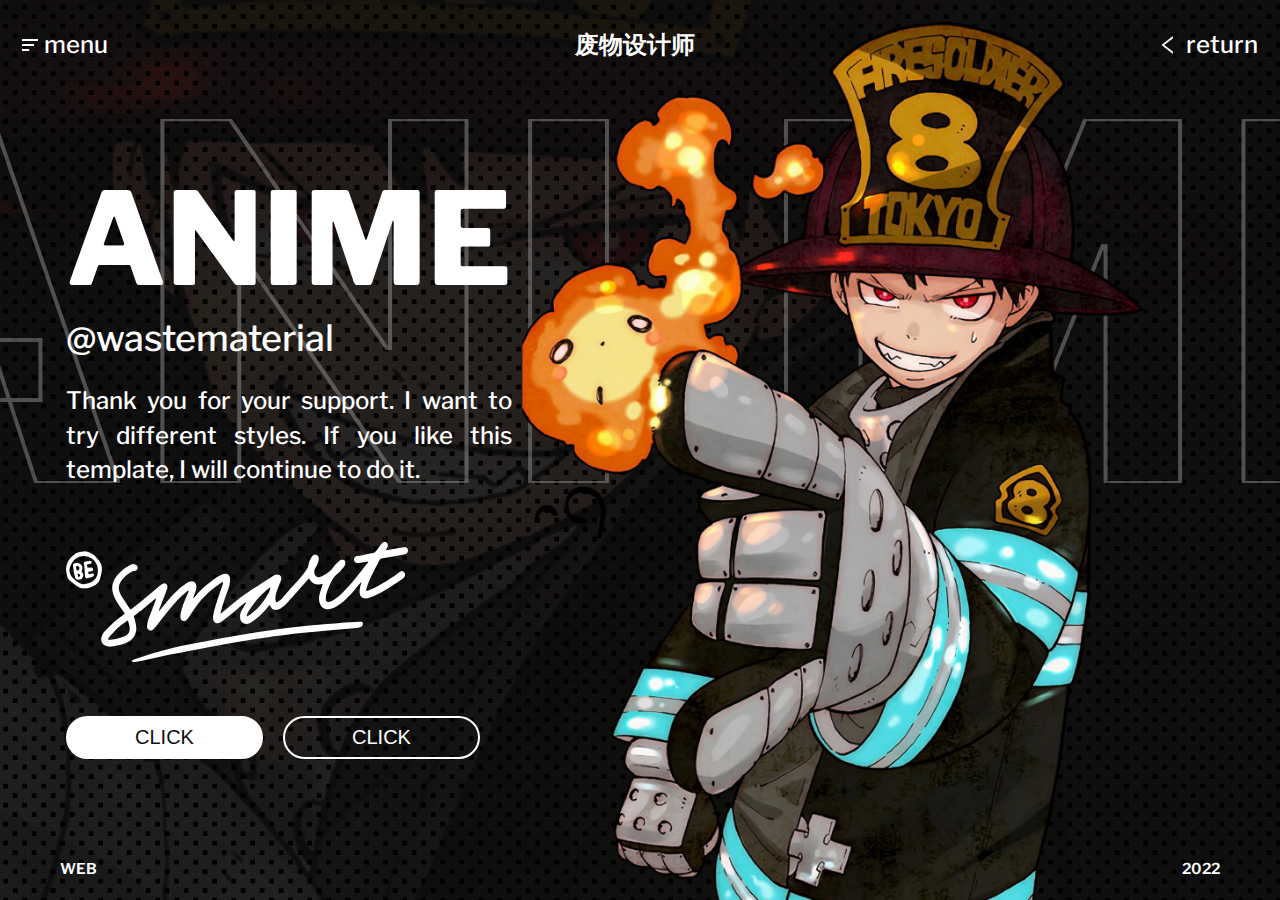
<file: 01/index.html>
<!DOCTYPE html>
<html lang="en">
  <head>
    <meta charset="UTF-8" />
    <meta http-equiv="X-UA-Compatible" content="IE=edge" />
    <meta name="viewport" content="width=device-width, initial-scale=1.0" />
    <title>Prática 1 em pair - Layout de anime (fire force)</title>
    <link rel="preconnect" href="https://fonts.googleapis.com" />
    <link rel="preconnect" href="https://fonts.gstatic.com" crossorigin />
    <link
      href="https://fonts.googleapis.com/css2?family=Inter:wght@500;700;800&family=Libre+Franklin:wght@300;400;500;600;700;800&display=swap"
      rel="stylesheet"
    />
    <link rel="stylesheet" href="./styles.css" />
  </head>
  <body>
    <div class="layout-layer-dots"></div>
    <div class="layout">
      <span class="layout-layer-text"
        ><svg
          width="1440"
          height="364"
          viewBox="0 0 1440 364"
          fill="none"
          xmlns="http://www.w3.org/2000/svg"
        >
          <path
            opacity="0.5"
            d="M-148.948 364V366H-147.495L-147.046 364.619L-148.948 364ZM-231.334 364L-233.225 363.347L-234.14 366H-231.334V364ZM-105.801 0.363626V-1.63637H-107.227L-107.692 -0.28901L-105.801 0.363626ZM-6.72478 0.363626L-4.83398 -0.288185L-5.29873 -1.63637H-6.72478V0.363626ZM118.63 364V366H121.435L120.521 363.348L118.63 364ZM36.244 364L34.3417 364.618L34.7906 366H36.244V364ZM-54.8427 83.4602L-52.9404 82.8426L-53.3893 81.4602H-54.8427V83.4602ZM-57.6836 83.4602V81.4602H-59.1361L-59.5855 82.8415L-57.6836 83.4602ZM-154.097 221.067V219.067H-156.097V221.067H-154.097ZM40.5053 221.067H42.5053V219.067H40.5053V221.067ZM40.5053 281.081V283.081H42.5053V281.081H40.5053ZM-154.097 281.081H-156.097V283.081H-154.097V281.081ZM-148.948 362H-231.334V366H-148.948V362ZM-229.444 364.653L-103.911 1.01626L-107.692 -0.28901L-233.225 363.347L-229.444 364.653ZM-105.801 2.36363H-6.72478V-1.63637H-105.801V2.36363ZM-8.61559 1.01544L116.74 364.652L120.521 363.348L-4.83398 -0.288185L-8.61559 1.01544ZM118.63 362H36.244V366H118.63V362ZM38.1462 363.382L-52.9404 82.8426L-56.7449 84.0778L34.3417 364.618L38.1462 363.382ZM-54.8427 81.4602H-57.6836V85.4602H-54.8427V81.4602ZM-59.5855 82.8415L-150.85 363.381L-147.046 364.619L-55.7817 84.0789L-59.5855 82.8415ZM-154.097 223.067H40.5053V219.067H-154.097V223.067ZM38.5053 221.067V281.081H42.5053V221.067H38.5053ZM40.5053 279.081H-154.097V283.081H40.5053V279.081ZM-152.097 281.081V221.067H-156.097V281.081H-152.097ZM466.553 0.363626H468.553V-1.63637H466.553V0.363626ZM466.553 364V366H468.553V364H466.553ZM400.147 364L398.501 365.137L399.098 366H400.147V364ZM241.944 135.129L243.589 133.992L242.992 133.129H241.944V135.129ZM239.28 135.129V133.129H237.28V135.129H239.28ZM239.28 364V366H241.28V364H239.28ZM162.398 364H160.398V366H162.398V364ZM162.398 0.363626V-1.63637H160.398V0.363626H162.398ZM229.87 0.363626L231.519 -0.768128L230.923 -1.63637H229.87V0.363626ZM386.83 229.057L385.181 230.189L385.777 231.057H386.83V229.057ZM390.026 229.057V231.057H392.026V229.057H390.026ZM390.026 0.363626V-1.63637H388.026V0.363626H390.026ZM464.553 0.363626V364H468.553V0.363626H464.553ZM466.553 362H400.147V366H466.553V362ZM401.792 362.863L243.589 133.992L240.298 136.266L398.501 365.137L401.792 362.863ZM241.944 133.129H239.28V137.129H241.944V133.129ZM237.28 135.129V364H241.28V135.129H237.28ZM239.28 362H162.398V366H239.28V362ZM164.398 364V0.363626H160.398V364H164.398ZM162.398 2.36363H229.87V-1.63637H162.398V2.36363ZM228.221 1.49538L385.181 230.189L388.479 227.925L231.519 -0.768128L228.221 1.49538ZM386.83 231.057H390.026V227.057H386.83V231.057ZM392.026 229.057V0.363626H388.026V229.057H392.026ZM390.026 2.36363H466.553V-1.63637H390.026V2.36363ZM606.956 0.363626H608.956V-1.63637H606.956V0.363626ZM606.956 364V366H608.956V364H606.956ZM530.074 364H528.074V366H530.074V364ZM530.074 0.363626V-1.63637H528.074V0.363626H530.074ZM604.956 0.363626V364H608.956V0.363626H604.956ZM606.956 362H530.074V366H606.956V362ZM532.074 364V0.363626H528.074V364H532.074ZM530.074 2.36363H606.956V-1.63637H530.074V2.36363ZM785.933 0.363626V-1.63637H783.933V0.363626H785.933ZM880.749 0.363626L882.599 -0.394897L882.09 -1.63637H880.749V0.363626ZM980.891 244.682L979.04 245.44L979.549 246.682H980.891V244.682ZM985.152 244.682V246.682H986.494L987.003 245.44L985.152 244.682ZM1085.29 0.363626V-1.63637H1083.95L1083.44 -0.394897L1085.29 0.363626ZM1180.11 0.363626H1182.11V-1.63637H1180.11V0.363626ZM1180.11 364V366H1182.11V364H1180.11ZM1105.54 364H1103.54V366H1105.54V364ZM1105.54 127.317H1107.54V125.317H1105.54V127.317ZM1102.52 127.317V125.317H1101.16L1100.66 126.573L1102.52 127.317ZM1008.41 362.224V364.224H1009.77L1010.27 362.968L1008.41 362.224ZM957.631 362.224L955.773 362.966L956.275 364.224H957.631V362.224ZM863.526 126.429L865.383 125.688L864.881 124.429H863.526V126.429ZM860.507 126.429V124.429H858.507V126.429H860.507ZM860.507 364V366H862.507V364H860.507ZM785.933 364H783.933V366H785.933V364ZM785.933 2.36363H880.749V-1.63637H785.933V2.36363ZM878.898 1.12215L979.04 245.44L982.741 243.923L882.599 -0.394897L878.898 1.12215ZM980.891 246.682H985.152V242.682H980.891V246.682ZM987.003 245.44L1087.14 1.12215L1083.44 -0.394897L983.301 243.923L987.003 245.44ZM1085.29 2.36363H1180.11V-1.63637H1085.29V2.36363ZM1178.11 0.363626V364H1182.11V0.363626H1178.11ZM1180.11 362H1105.54V366H1180.11V362ZM1107.54 364V127.317H1103.54V364H1107.54ZM1105.54 125.317H1102.52V129.317H1105.54V125.317ZM1100.66 126.573L1006.56 361.481L1010.27 362.968L1104.37 128.06L1100.66 126.573ZM1008.41 360.224H957.631V364.224H1008.41V360.224ZM959.488 361.483L865.383 125.688L861.668 127.17L955.773 362.966L959.488 361.483ZM863.526 124.429H860.507V128.429H863.526V124.429ZM858.507 126.429V364H862.507V126.429H858.507ZM860.507 362H785.933V366H860.507V362ZM787.933 364V0.363626H783.933V364H787.933ZM1243.45 364H1241.45V366H1243.45V364ZM1243.45 0.363626V-1.63637H1241.45V0.363626H1243.45ZM1488.48 0.363626H1490.48V-1.63637H1488.48V0.363626ZM1488.48 63.7514V65.7514H1490.48V63.7514H1488.48ZM1320.33 63.7514V61.7514H1318.33V63.7514H1320.33ZM1320.33 150.399H1318.33V152.399H1320.33V150.399ZM1475.87 150.399H1477.87V148.399H1475.87V150.399ZM1475.87 213.787V215.787H1477.87V213.787H1475.87ZM1320.33 213.787V211.787H1318.33V213.787H1320.33ZM1320.33 300.612H1318.33V302.612H1320.33V300.612ZM1489.19 300.612H1491.19V298.612H1489.19V300.612ZM1489.19 364V366H1491.19V364H1489.19ZM1245.45 364V0.363626H1241.45V364H1245.45ZM1243.45 2.36363H1488.48V-1.63637H1243.45V2.36363ZM1486.48 0.363626V63.7514H1490.48V0.363626H1486.48ZM1488.48 61.7514H1320.33V65.7514H1488.48V61.7514ZM1318.33 63.7514V150.399H1322.33V63.7514H1318.33ZM1320.33 152.399H1475.87V148.399H1320.33V152.399ZM1473.87 150.399V213.787H1477.87V150.399H1473.87ZM1475.87 211.787H1320.33V215.787H1475.87V211.787ZM1318.33 213.787V300.612H1322.33V213.787H1318.33ZM1320.33 302.612H1489.19V298.612H1320.33V302.612ZM1487.19 300.612V364H1491.19V300.612H1487.19ZM1489.19 362H1243.45V366H1489.19V362Z"
            fill="#929292"
          />
        </svg>
      </span>
      <header class="columns-flex-between header">
        <a class="header-column" href="#">
          <svg
            width="16"
            height="12"
            viewBox="0 0 16 12"
            fill="none"
            xmlns="http://www.w3.org/2000/svg"
          >
            <path
              d="M0 5H12V7H0V5ZM0 0H16V2H0V0ZM0 12H7.235V10H0V12Z"
              fill="white"
            />
          </svg>
          <span>menu</span>
        </a>
        <div class="header-column">
          <span class="font-b">废物设计师</span>
        </div>
        <a class="header-column" href="#">
          <svg
            width="24"
            height="24"
            viewBox="0 0 24 24"
            fill="none"
            xmlns="http://www.w3.org/2000/svg"
          >
            <path
              d="M6.0539 11.4094L16.6195 3.15703C16.6471 3.1353 16.6803 3.12179 16.7153 3.11806C16.7502 3.11433 16.7855 3.12053 16.8171 3.13595C16.8486 3.15137 16.8752 3.17538 16.8938 3.20523C16.9123 3.23508 16.922 3.26955 16.9219 3.30469V5.11641C16.9219 5.23125 16.868 5.34141 16.7789 5.41172L8.3414 12L16.7789 18.5883C16.8703 18.6586 16.9219 18.7688 16.9219 18.8836V20.6953C16.9219 20.8523 16.7414 20.9391 16.6195 20.843L6.0539 12.5906C5.9641 12.5206 5.89146 12.431 5.84149 12.3286C5.79153 12.2263 5.76555 12.1139 5.76555 12C5.76555 11.8861 5.79153 11.7737 5.84149 11.6714C5.89146 11.569 5.9641 11.4794 6.0539 11.4094Z"
              fill="white"
            />
          </svg>
          <span>return</span>
        </a>
      </header>
      <main class="main">
        <div class="column-content">
          <h1>Anime</h1>
          <h2>@wastematerial</h2>
          <p class="font-large">
            Thank you for your support. I want to try different styles. If you
            like this template, I will continue to do it.
          </p>
          <img src="./images/be-smart.png" alt="be smart" />
          <div class="button-group">
            <button class="button-filled" type="button">click</button
            ><button type="button">click</button>
          </div>
        </div>
        <div class="column-hero">
          <img class="hero" src="./images/shinra.png" alt="Shinra" />
        </div>
      </main>
      <footer class="columns-flex-between footer">
        <div class="footer-column">
          <span>WEB</span>
        </div>
        <div class="footer-column">
          <span>2022</span>
        </div>
      </footer>
    </div>
  </body>
</html>
</file>
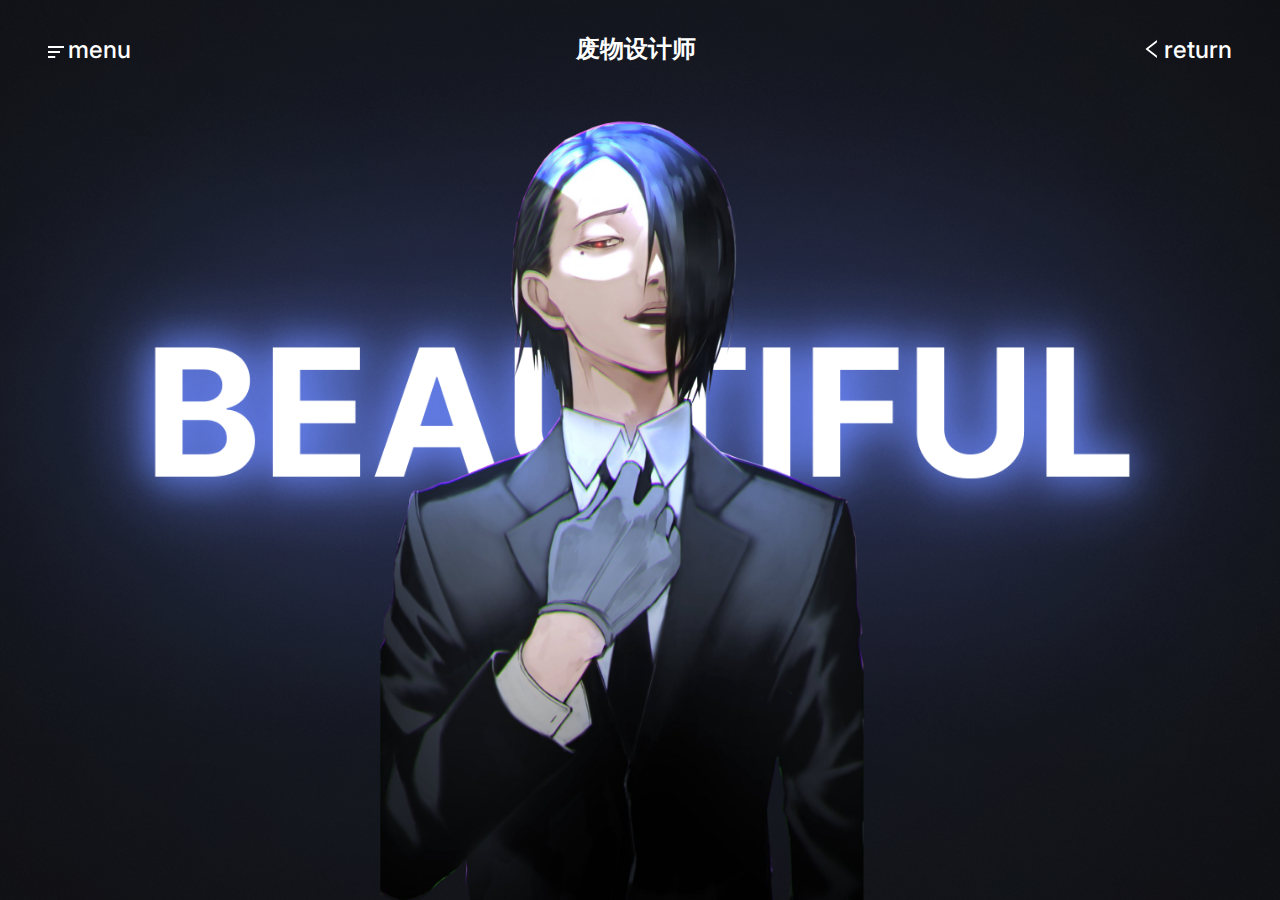
<file: 02/index.html>
<!DOCTYPE html>
<html lang="pt-br">
<head>
    <meta charset="UTF-8">
    <meta http-equiv="X-UA-Compatible" content="IE=edge">
    <meta name="viewport" content="width=device-width, initial-scale=1.0">
    <link rel="preconnect" href="https://fonts.googleapis.com">
    <link rel="preconnect" href="https://fonts.gstatic.com" crossorigin>
    <link href="https://fonts.googleapis.com/css2?family=Inter:wght@500;700&display=swap" rel="stylesheet">
    <link rel="stylesheet" href="styles.css">
    <title>Document</title>
</head>
<body>
    <div class="layout">
        <div class="layout-principal">
            <div class="menu">    
                <svg
                width="16"
                height="12"
                viewBox="0 0 16 12"
                fill="none"
                xmlns="http://www.w3.org/2000/svg"
            >
                <path
                d="M0 5H12V7H0V5ZM0 0H16V2H0V0ZM0 12H7.235V10H0V12Z"
                fill="white"
                />
            </svg>
                <a class="links" href="#">menu</a> 
            </div>

            <div class="titulo">
                <h1>废物设计师</h1>
            </div>

            <div class="return">
                <svg
                width="24"
                height="24"
                viewBox="0 0 24 24"
                fill="none"
                xmlns="http://www.w3.org/2000/svg"
            >
                <path
                d="M6.0539 11.4094L16.6195 3.15703C16.6471 3.1353 16.6803 3.12179 16.7153 3.11806C16.7502 3.11433 16.7855 3.12053 16.8171 3.13595C16.8486 3.15137 16.8752 3.17538 16.8938 3.20523C16.9123 3.23508 16.922 3.26955 16.9219 3.30469V5.11641C16.9219 5.23125 16.868 5.34141 16.7789 5.41172L8.3414 12L16.7789 18.5883C16.8703 18.6586 16.9219 18.7688 16.9219 18.8836V20.6953C16.9219 20.8523 16.7414 20.9391 16.6195 20.843L6.0539 12.5906C5.9641 12.5206 5.89146 12.431 5.84149 12.3286C5.79153 12.2263 5.76555 12.1139 5.76555 12C5.76555 11.8861 5.79153 11.7737 5.84149 11.6714C5.89146 11.569 5.9641 11.4794 6.0539 11.4094Z"
                fill="white"
                />
            </svg>
                <a class="links" href="#">return</a>
            </div>
        
        </div>
        <section class="beautiful">
            <div class="beautiful-1"></div>
        </section>

        <img src="./images/vector.png" alt="" class="vector-1">
       
    </div>
</body>
</html>
</file>
<file: 01/styles.css>
* {
  box-sizing: border-box;
}

body {
  background-color: #0F0F0F;
  color: white;
  font-family: 'Inter', sans-serif;
  font-family: 'Libre Franklin', sans-serif;
  font-weight: 500;
  margin: 0;
  padding: 0;
  background-image: url('./images/background.png');
  background-size: 100% auto;
  background-position: left bottom;
  background-repeat: no-repeat;
}

.columns-flex-between {
  display: flex;
  flex-direction: row;
  justify-content: space-between;
  align-items: center;
}

.layout {
  padding: 0;
  display: flex;
  flex-direction: column;
  justify-content: space-between;
  min-height: 100vh;
  max-width: 1440px;
  margin: 0 auto;
  position: relative;
  overflow: hidden;
}

.layout-layer-text {
  font-size: 500px;
  text-transform: uppercase;
  font-weight: 800;
  width: 100%;
  position: absolute;
  white-space: nowrap;
  left: 0;
  right: 0;
  margin: auto;
  z-index: -1;
}

.layout-layer-dots {
  background-image: url('./images/dots-pattern.png');
  background-repeat: repeat;
  position: absolute;
  left: 0;
  top: 0;
  bottom: 0;
  right: 0;
  width: 100%;
  height: 100%;
  z-index: -1;
}

.header {
  padding-bottom: 33px;
  position: absolute;
  left: 22px;
  right: 22px;
  top: 33px;
}

.header-column {
  display: flex;
  align-items: center;
}

a.header-column {
  color: white;
  text-decoration: none;
}

.header-column span {
  font-size: 24px;
  margin-left: 6px;
  line-height: 1;
}

.font-b {
  font-weight: bold;
}

.main {
  flex: 1;
  display: flex;
  flex-direction: row;
  justify-content: flex-start;
  align-items: flex-start;
  max-height: 100vh;
  overflow: hidden;
  width: 100vw;
}

.column-content {
  align-self: center;
  max-width: 581px;
  padding-top: 50px;
  padding-bottom: 30px;
  padding-left: 66px;
}

.column-content img {
  margin-top: 30px;
}

h1 {
  text-transform: uppercase;
  font-size: 128px;
  font-weight: 800;
  margin: 0;
}

h2 {
  font-weight: 500;
  font-size: 36px;
  margin: 0;
}

.main p {
  text-align: justify;
}

img.hero {
  max-height: 100vh;
    transform: translateX(-13%);
}

p.font-large {
  font-size: 24px;
  line-height: 1.45;
}

.footer {
  position: absolute;
  bottom: 22px;
  left: 60px;
  right: 60px;
}

.footer span {
  font-size: 15px;
  font-weight: 600;
}

button {
  cursor: pointer;
  text-transform: uppercase;
  border: 2px solid white;
  border-radius: 40px;
  height: calc(39px + 4px);
  width: calc(193px + 4px);
  font-size: 20px;
  background-color: transparent;
  color: white;
}

button.button-filled {
  background-color: white;
  color: #0F0F0F;
}

.button-group {
  margin-top: 50px;
}

.button-group button + button {
  margin-left: 20px;
}
</file>
<file: 02/styles.css>
* {
    margin: 0;
    padding: 0;
    box-sizing: border-box;
}

body {
    background-color: #0F0F0F;
    font-family: 'Inter', sans-serif;
}

.layout {
    background-image: url(./images/beautiful.png);
    background-size: cover;
    background-repeat:no-repeat;
    background-position:center;
    height: 100%;
    width: 100%;
    position: absolute;
    display: flex;
    
    
}

.layout-principal {
    display: flex;
    justify-content: space-between;
    align-items: center;
    margin-top: 33px;
    font-weight: 500;
    max-width: 100%;
    position: absolute;
    left: 26px;
    right: 26px;
  
}

.layout-principal a {
    text-decoration: none;
    font-size: 24px;
    color: #FFFFFF;
}

.menu {
    margin-left: 22px;
    font-weight: 500;
}

h1 {
    font-size: 24px;
    font-weight: 700;
    color: #FFFFFF;
}

.return {
    margin-right: 22px;
    display: flex;
    align-items: center;
}


.vector-1 {
    max-height: calc(100vh - 50px);
    margin: 0 auto;
    align-self: flex-end;

}
</file>
